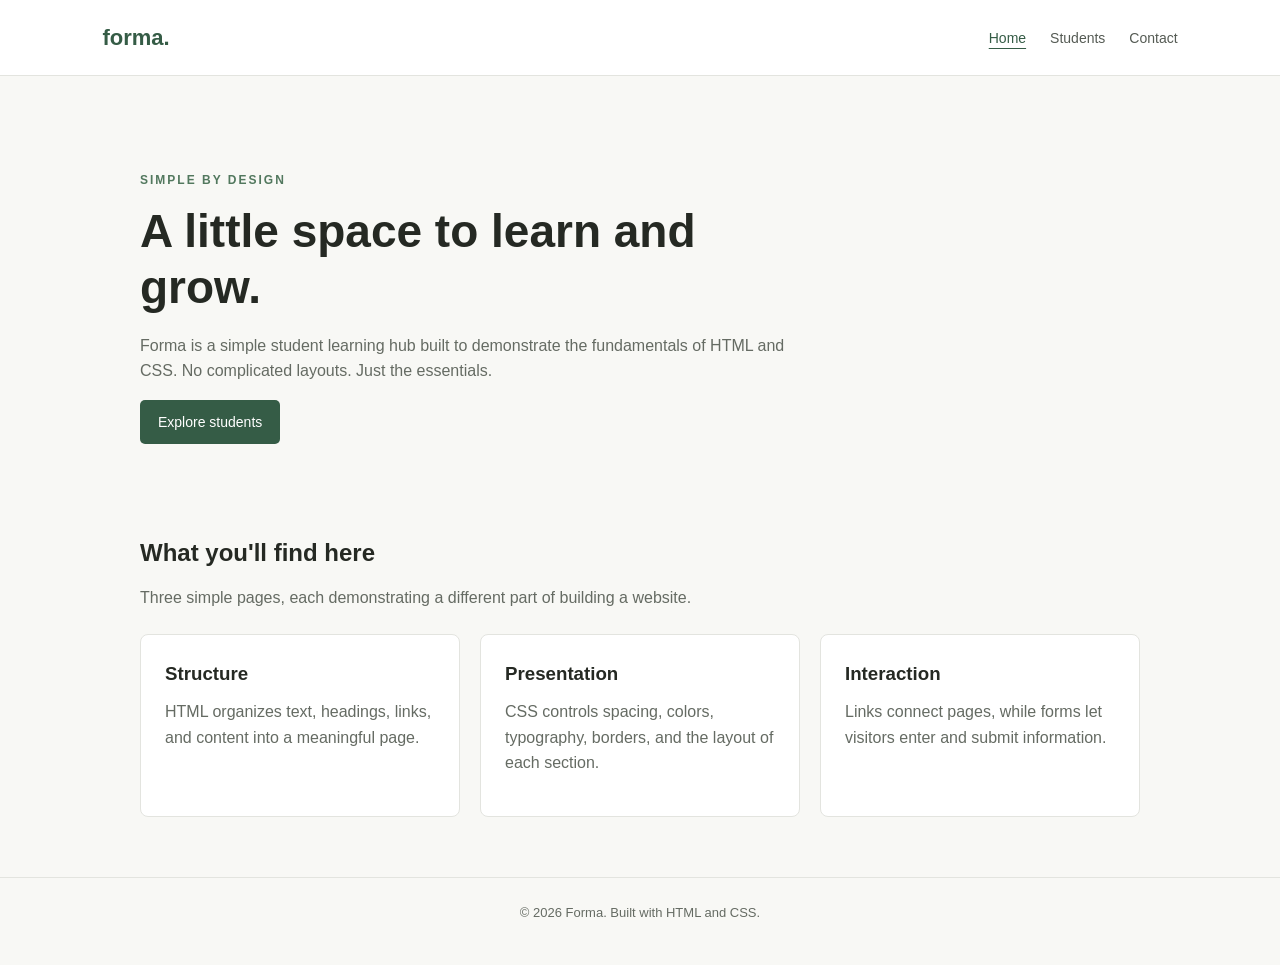
<file: index.html>
<!DOCTYPE html>
<html lang="en">
<head>
    <meta charset="UTF-8">
    <meta name="viewport" content="width=device-width, initial-scale=1.0">
    <title>Forma | Home</title>
    <link rel="stylesheet" href="css/style.css">
</head>
<body>

    <header>
        <nav class="navbar">
            <a href="index.html" class="logo">forma.</a>

            <ul class="nav-links">
                <li><a href="index.html" class="active">Home</a></li>
                <li><a href="students.html">Students</a></li>
                <li><a href="contact.html">Contact</a></li>
            </ul>
        </nav>
    </header>

    <main class="container">

        <div class="hero">
            <p class="eyebrow">Simple by design</p>

            <h1>A little space to learn and grow.</h1>

            <p>
                Forma is a simple student learning hub built to
                demonstrate the fundamentals of HTML and CSS.
                No complicated layouts. Just the essentials.
            </p>

            <a href="students.html" class="button">
                Explore students
            </a>
        </div>

        <section class="section">
            <h2>What you'll find here</h2>

            <p>
                Three simple pages, each demonstrating a different
                part of building a website.
            </p>

            <div class="cards">

                <div class="card">
                    <h3>Structure</h3>
                    <p>
                        HTML organizes text, headings, links,
                        and content into a meaningful page.
                    </p>
                </div>

                <div class="card">
                    <h3>Presentation</h3>
                    <p>
                        CSS controls spacing, colors, typography,
                        borders, and the layout of each section.
                    </p>
                </div>

                <div class="card">
                    <h3>Interaction</h3>
                    <p>
                        Links connect pages, while forms let
                        visitors enter and submit information.
                    </p>
                </div>

            </div>
        </section>

    </main>

    <footer>
        <p>&copy; 2026 Forma. Built with HTML and CSS.</p>
    </footer>

</body>
</html>
</file>
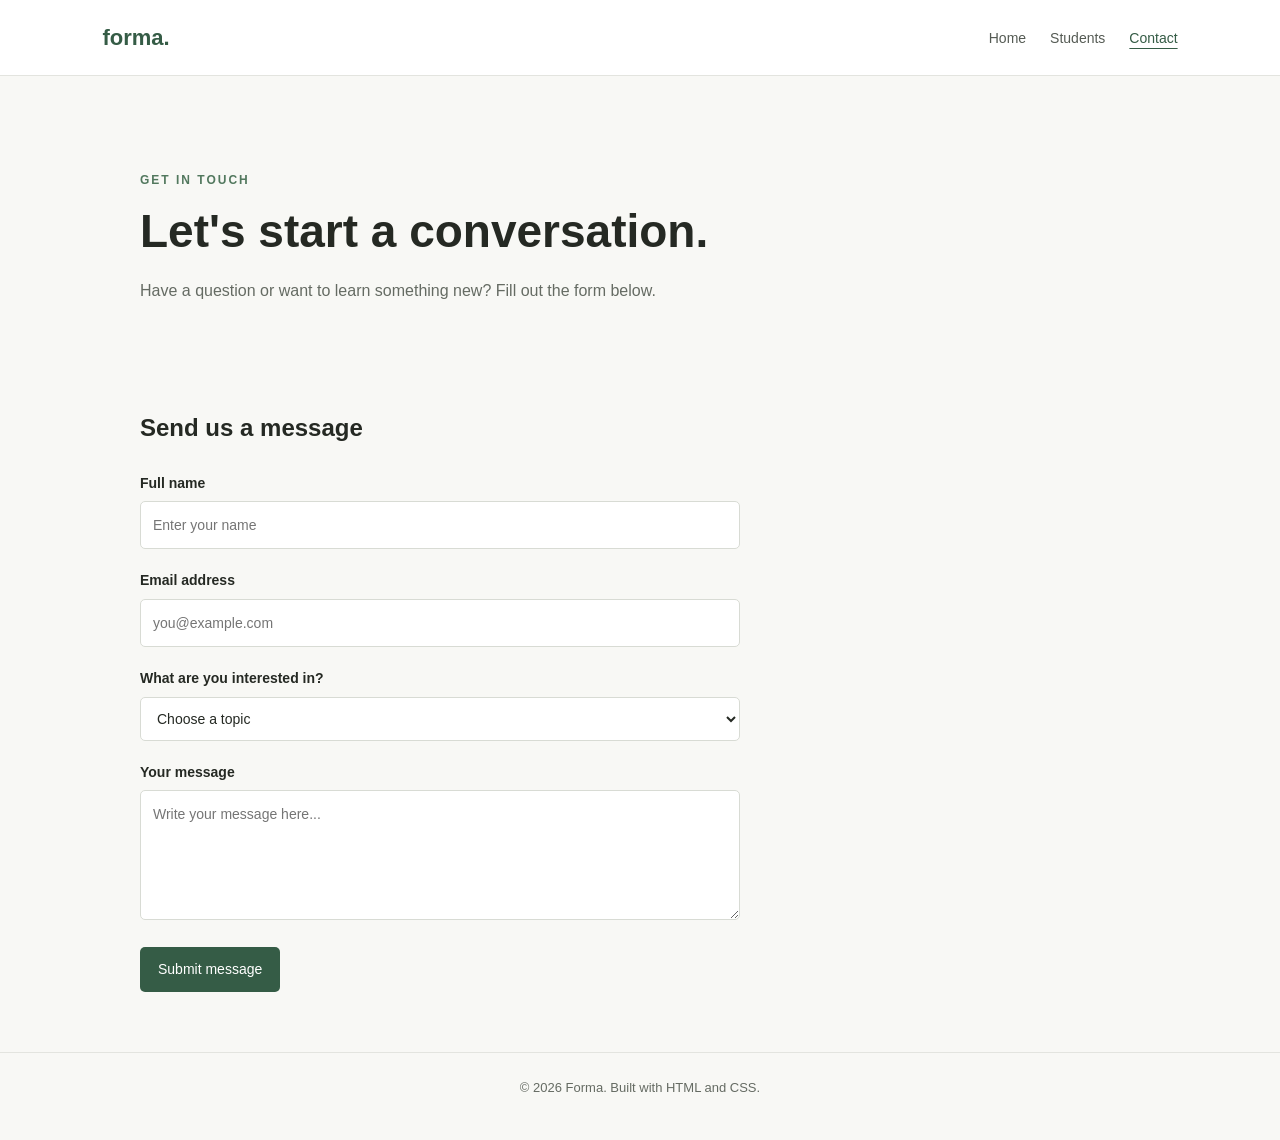
<file: contact.html>
<!DOCTYPE html>
<html lang="en">
<head>
    <meta charset="UTF-8">
    <meta name="viewport" content="width=device-width, initial-scale=1.0">
    <title>Forma | Contact</title>
    <link rel="stylesheet" href="css/style.css">
</head>
<body>

    <header>
        <nav class="navbar">
            <a href="index.html" class="logo">forma.</a>

            <ul class="nav-links">
                <li><a href="index.html">Home</a></li>
                <li><a href="students.html">Students</a></li>
                <li><a href="contact.html" class="active">Contact</a></li>
            </ul>
        </nav>
    </header>

    <main class="container">

        <section class="hero">
            <p class="eyebrow">Get in touch</p>

            <h1>Let's start a conversation.</h1>

            <p>
                Have a question or want to learn something new?
                Fill out the form below.
            </p>
        </section>

        <section class="section">
            <h2>Send us a message</h2>

            <form action="#" method="get">

                <div class="form-group">
                    <label for="name">Full name</label>

                    <input
                        type="text"
                        id="name"
                        name="name"
                        placeholder="Enter your name"
                        required
                    >
                </div>

                <div class="form-group">
                    <label for="email">Email address</label>

                    <input
                        type="email"
                        id="email"
                        name="email"
                        placeholder="you@example.com"
                        required
                    >
                </div>

                <div class="form-group">
                    <label for="topic">What are you interested in?</label>

                    <select id="topic" name="topic">
                        <option value="">Choose a topic</option>
                        <option value="html">HTML basics</option>
                        <option value="css">CSS styling</option>
                        <option value="design">Web design</option>
                        <option value="other">Something else</option>
                    </select>
                </div>

                <div class="form-group">
                    <label for="message">Your message</label>

                    <textarea
                        id="message"
                        name="message"
                        placeholder="Write your message here..."
                        required
                    ></textarea>
                </div>

                <button type="submit" class="button">
                    Submit message
                </button>

            </form>
        </section>

    </main>

    <footer>
        <p>&copy; 2026 Forma. Built with HTML and CSS.</p>
    </footer>

</body>
</html>
</file>
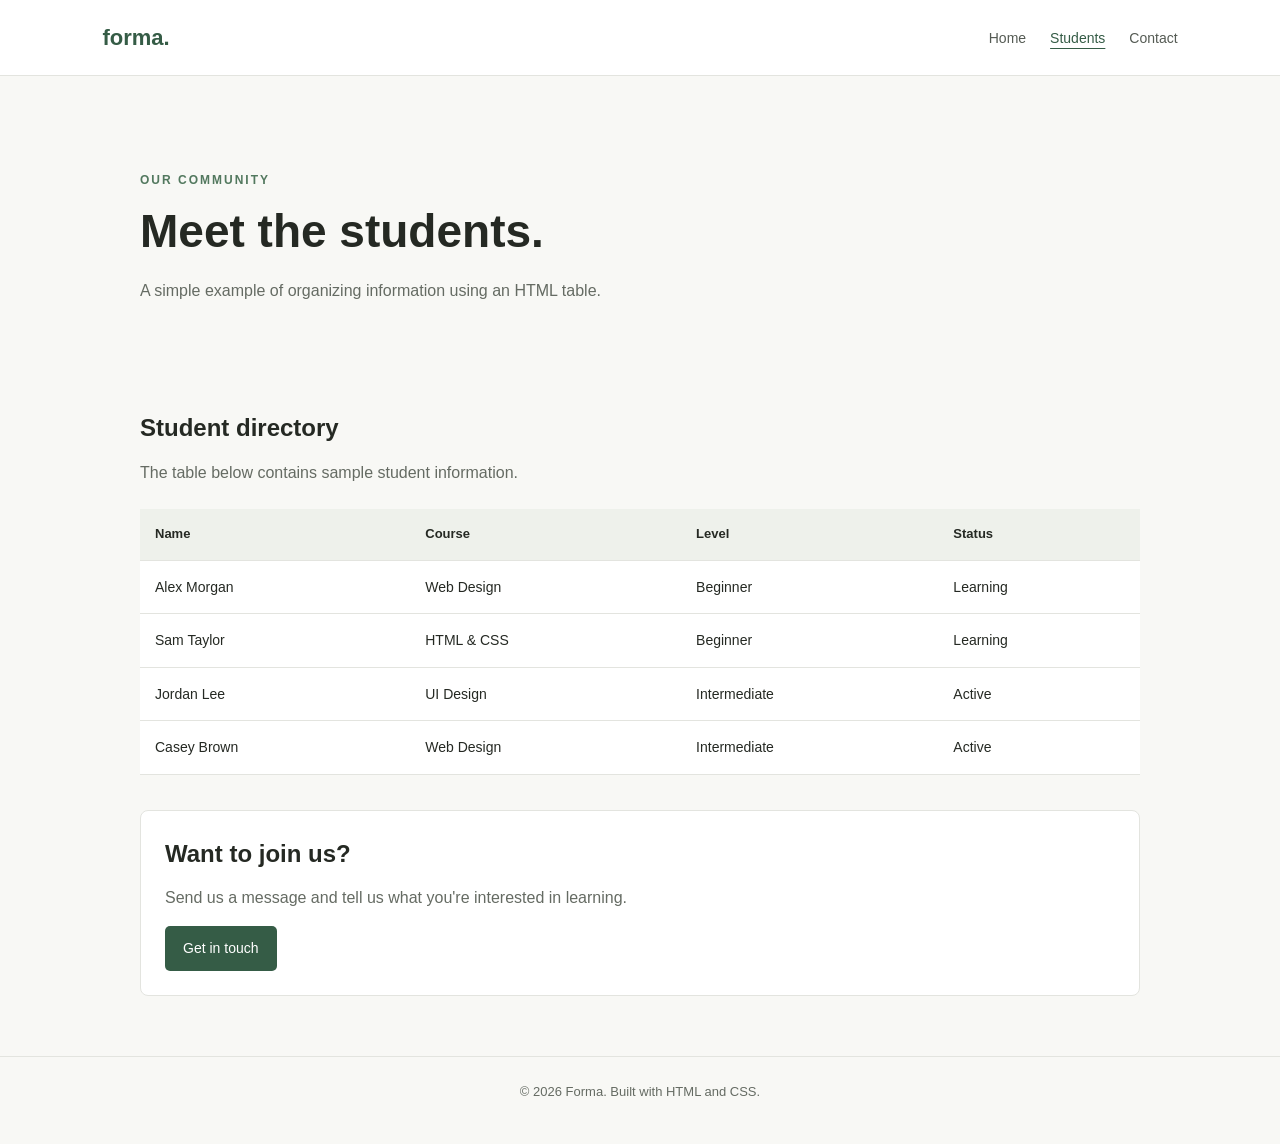
<file: students.html>
<!DOCTYPE html>
<html lang="en">
<head>
    <meta charset="UTF-8">
    <meta name="viewport" content="width=device-width, initial-scale=1.0">
    <title>Forma | Students</title>
    <link rel="stylesheet" href="css/style.css">
</head>
<body>

    <header>
        <nav class="navbar">
            <a href="index.html" class="logo">forma.</a>

            <ul class="nav-links">
                <li><a href="index.html">Home</a></li>
                <li><a href="students.html" class="active">Students</a></li>
                <li><a href="contact.html">Contact</a></li>
            </ul>
        </nav>
    </header>

    <main class="container">

        <section class="hero">
            <p class="eyebrow">Our community</p>

            <h1>Meet the students.</h1>

            <p>
                A simple example of organizing information
                using an HTML table.
            </p>
        </section>

        <section class="section">
            <h2>Student directory</h2>

            <p>
                The table below contains sample student information.
            </p>

            <div class="table-wrapper">
                <table>
                    <thead>
                        <tr>
                            <th>Name</th>
                            <th>Course</th>
                            <th>Level</th>
                            <th>Status</th>
                        </tr>
                    </thead>

                    <tbody>
                        <tr>
                            <td>Alex Morgan</td>
                            <td>Web Design</td>
                            <td>Beginner</td>
                            <td>Learning</td>
                        </tr>

                        <tr>
                            <td>Sam Taylor</td>
                            <td>HTML & CSS</td>
                            <td>Beginner</td>
                            <td>Learning</td>
                        </tr>

                        <tr>
                            <td>Jordan Lee</td>
                            <td>UI Design</td>
                            <td>Intermediate</td>
                            <td>Active</td>
                        </tr>

                        <tr>
                            <td>Casey Brown</td>
                            <td>Web Design</td>
                            <td>Intermediate</td>
                            <td>Active</td>
                        </tr>
                    </tbody>
                </table>
            </div>
        </section>

        <section class="section">
            <div class="card">
                <h2>Want to join us?</h2>

                <p>
                    Send us a message and tell us what you're
                    interested in learning.
                </p>

                <a href="contact.html" class="button">
                    Get in touch
                </a>
            </div>
        </section>

    </main>

    <footer>
        <p>&copy; 2026 Forma. Built with HTML and CSS.</p>
    </footer>

</body>
</html>
</file>
<file: css/style.css>
/* 1. Basic reset */
* {
    margin: 0;
    padding: 0;
    box-sizing: border-box;
}

/* 2. Overall page design */
body {
    font-family: Arial, sans-serif;
    background-color: #f8f8f5;
    color: #252923;
    line-height: 1.6;
}

/* 3. Navigation bar */
.navbar {
    display: flex;
    justify-content: space-between;
    align-items: center;
    padding: 20px 8%;
    border-bottom: 1px solid #e3e4df;
    background-color: #ffffff;
}

.logo {
    font-size: 22px;
    font-weight: bold;
    color: #355c46;
    text-decoration: none;
}

.nav-links {
    display: flex;
    gap: 24px;
    list-style: none;
}

.nav-links a {
    color: #555b54;
    text-decoration: none;
    font-size: 14px;
}

.nav-links a:hover,
.nav-links a.active {
    color: #355c46;
    text-decoration: underline;
    text-underline-offset: 5px;
}

/* 4. Main content container */
.container {
    width: 84%;
    max-width: 1000px;
    margin: 0 auto;
    padding: 60px 0;
}

/* 5. Typography */
h1 {
    font-size: clamp(32px, 5vw, 46px);
    line-height: 1.2;
    margin-bottom: 18px;
}

h2 {
    font-size: 24px;
    margin-bottom: 12px;
}

p {
    color: #656b63;
    margin-bottom: 16px;
}

/* 6. Reusable content sections */
.hero {
    max-width: 680px;
    padding: 35px 0 55px;
}

.eyebrow {
    color: #52785e;
    font-size: 12px;
    font-weight: bold;
    text-transform: uppercase;
    letter-spacing: 2px;
    margin-bottom: 14px;
}

.section {
    margin-top: 35px;
}

.cards {
    display: flex;
    gap: 20px;
    margin-top: 24px;
}

.card {
    flex: 1;
    padding: 24px;
    background-color: #ffffff;
    border: 1px solid #e3e4df;
    border-radius: 8px;
}

.card h3 {
    margin-bottom: 10px;
}

/* 7. Buttons and links */
.button {
    display: inline-block;
    padding: 11px 18px;
    background-color: #355c46;
    color: #ffffff;
    border: none;
    border-radius: 5px;
    text-decoration: none;
    font: inherit;
    font-size: 14px;
    cursor: pointer;
}

.button:hover {
    background-color: #274534;
}

/* 8. Tables */
.table-wrapper {
    overflow-x: auto;
    margin-top: 24px;
}

table {
    width: 100%;
    border-collapse: collapse;
    background-color: #ffffff;
}

th,
td {
    padding: 15px;
    text-align: left;
    border-bottom: 1px solid #e3e4df;
}

th {
    background-color: #eef1eb;
    font-size: 13px;
}

td {
    font-size: 14px;
}

/* 9. Forms */
form {
    max-width: 600px;
    margin-top: 24px;
}

.form-group {
    margin-bottom: 20px;
}

label {
    display: block;
    margin-bottom: 7px;
    font-size: 14px;
    font-weight: bold;
}

input,
select,
textarea {
    width: 100%;
    padding: 12px;
    border: 1px solid #d8dbd4;
    border-radius: 5px;
    background-color: #ffffff;
    color: #252923;
    font: inherit;
    font-size: 14px;
}

textarea {
    min-height: 130px;
    resize: vertical;
}

input:focus,
select:focus,
textarea:focus {
    outline: 2px solid #9ab6a1;
    border-color: #52785e;
}

/* 10. Footer */
footer {
    padding: 25px 8%;
    border-top: 1px solid #e3e4df;
    text-align: center;
    font-size: 13px;
    color: #777d75;
}

/* 11. Smaller screens */
@media (max-width: 600px) {
    .navbar {
        padding: 18px 5%;
        align-items: flex-start;
        gap: 15px;
        flex-direction: column;
    }

    .nav-links {
        gap: 18px;
        flex-wrap: wrap;
    }

    .container {
        width: 90%;
        padding: 40px 0;
    }

    .cards {
        flex-direction: column;
    }

    th,
    td {
        padding: 10px;
    }
}
</file>
